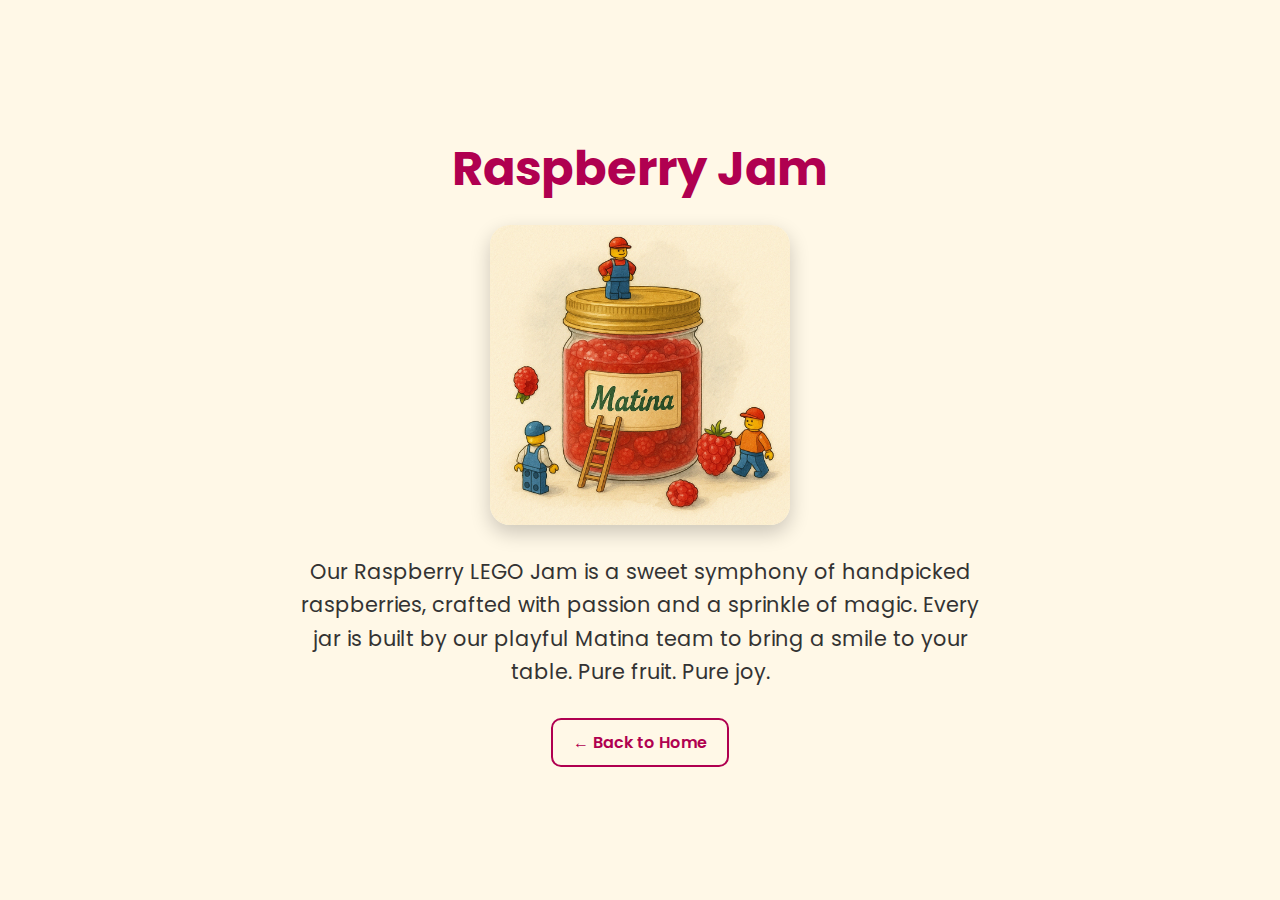
<file: jam1.html>
<!DOCTYPE html>
<html lang="en">
<head>
  <meta charset="UTF-8">
  <meta name="viewport" content="width=device-width, initial-scale=1.0">
  <title>Matina - Raspberry Jam</title>
  <link href="https://fonts.googleapis.com/css2?family=Poppins:wght@400;600;700&display=swap" rel="stylesheet">
  <style>
    * { margin: 0; padding: 0; box-sizing: border-box; }
    body { font-family: 'Poppins', sans-serif; background: #fff8e7; color: #333; }
    .container {
      padding: 50px 20px;
      display: flex;
      flex-direction: column;
      align-items: center;
      text-align: center;
      min-height: 100vh;
      justify-content: center;
    }
    h1 { font-size: 3rem; color: #b00050; margin-bottom: 20px; }
    img {
      width: 300px;
      height: auto;
      border-radius: 20px;
      box-shadow: 0 8px 20px rgba(0,0,0,0.2);
      margin-bottom: 30px;
    }
    p {
      max-width: 700px;
      font-size: 1.3rem;
      line-height: 1.6;
    }
    a {
      display: inline-block;
      margin-top: 30px;
      text-decoration: none;
      font-weight: 600;
      color: #b00050;
      border: 2px solid #b00050;
      padding: 10px 20px;
      border-radius: 10px;
      transition: 0.3s;
    }
    a:hover {
      background: #b00050;
      color: white;
    }
  </style>
</head>

<body>

<div class="container">
  <h1>Raspberry Jam</h1>
  <img src="images/1.png" alt="Raspberry Jam">
  <p>Our Raspberry LEGO Jam is a sweet symphony of handpicked raspberries, crafted with passion and a sprinkle of magic. Every jar is built by our playful Matina team to bring a smile to your table. Pure fruit. Pure joy.</p>
  <a href="index.html">← Back to Home</a>
</div>

</body>
</html>
</file>
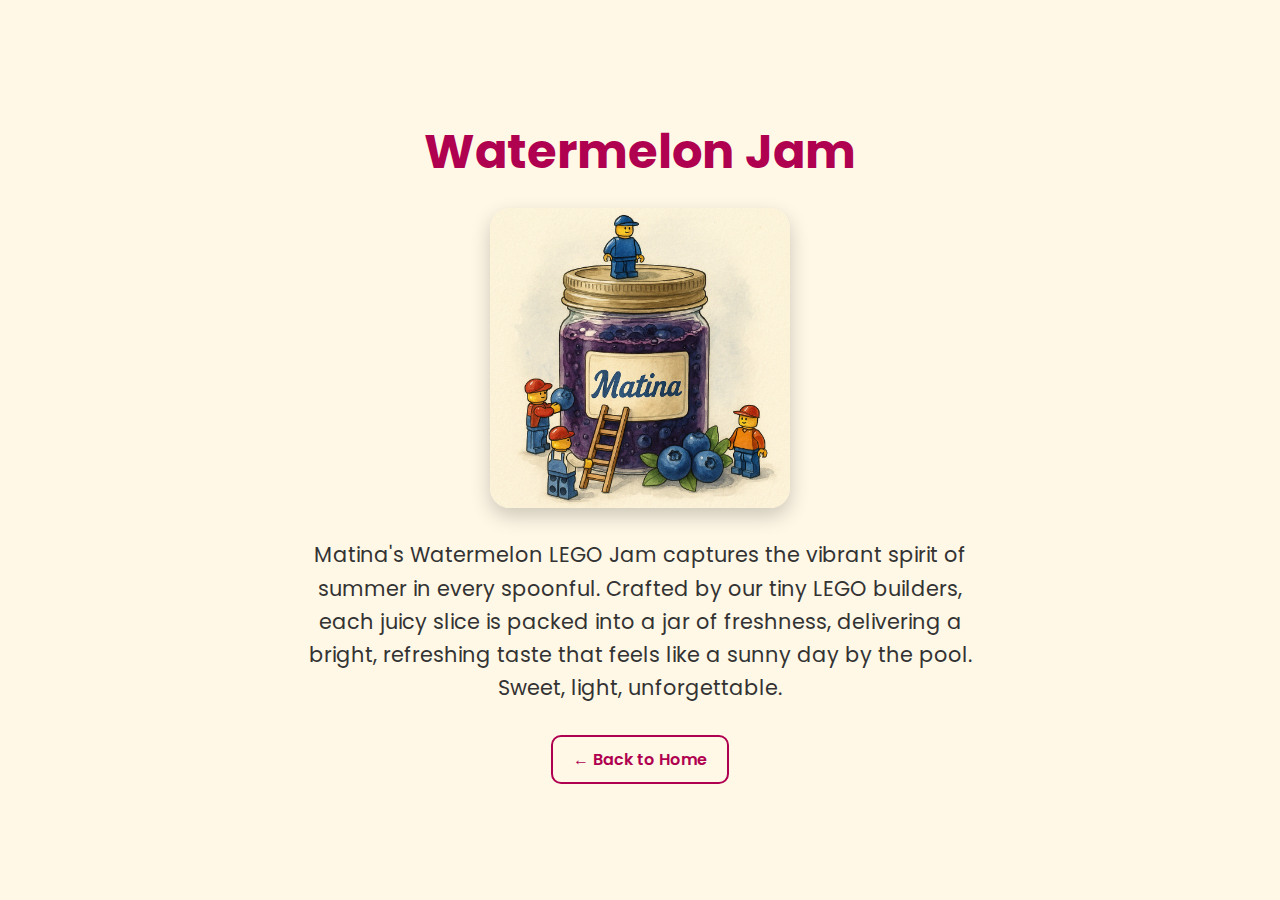
<file: jam2.html>
<!DOCTYPE html>
<html lang="en">
<head>
  <meta charset="UTF-8">
  <meta name="viewport" content="width=device-width, initial-scale=1.0">
  <title>Matina - Watermelon Jam</title>
  <link href="https://fonts.googleapis.com/css2?family=Poppins:wght@400;600;700&display=swap" rel="stylesheet">
  <style>
    * { margin: 0; padding: 0; box-sizing: border-box; }
    body { font-family: 'Poppins', sans-serif; background: #fff8e7; color: #333; }
    .container {
      padding: 50px 20px;
      display: flex;
      flex-direction: column;
      align-items: center;
      text-align: center;
      min-height: 100vh;
      justify-content: center;
    }
    h1 { font-size: 3rem; color: #b00050; margin-bottom: 20px; }
    img {
      width: 300px;
      height: auto;
      border-radius: 20px;
      box-shadow: 0 8px 20px rgba(0,0,0,0.2);
      margin-bottom: 30px;
    }
    p {
      max-width: 700px;
      font-size: 1.3rem;
      line-height: 1.6;
    }
    a {
      display: inline-block;
      margin-top: 30px;
      text-decoration: none;
      font-weight: 600;
      color: #b00050;
      border: 2px solid #b00050;
      padding: 10px 20px;
      border-radius: 10px;
      transition: 0.3s;
    }
    a:hover {
      background: #b00050;
      color: white;
    }
  </style>
</head>

<body>

<div class="container">
  <h1>Watermelon Jam</h1>
  <img src="images/2.png" alt="Watermelon Jam">
  <p>Matina's Watermelon LEGO Jam captures the vibrant spirit of summer in every spoonful.  
  Crafted by our tiny LEGO builders, each juicy slice is packed into a jar of freshness, delivering a bright, refreshing taste that feels like a sunny day by the pool. Sweet, light, unforgettable.</p>
  <a href="index.html">← Back to Home</a>
</div>

</body>
</html>
</file>
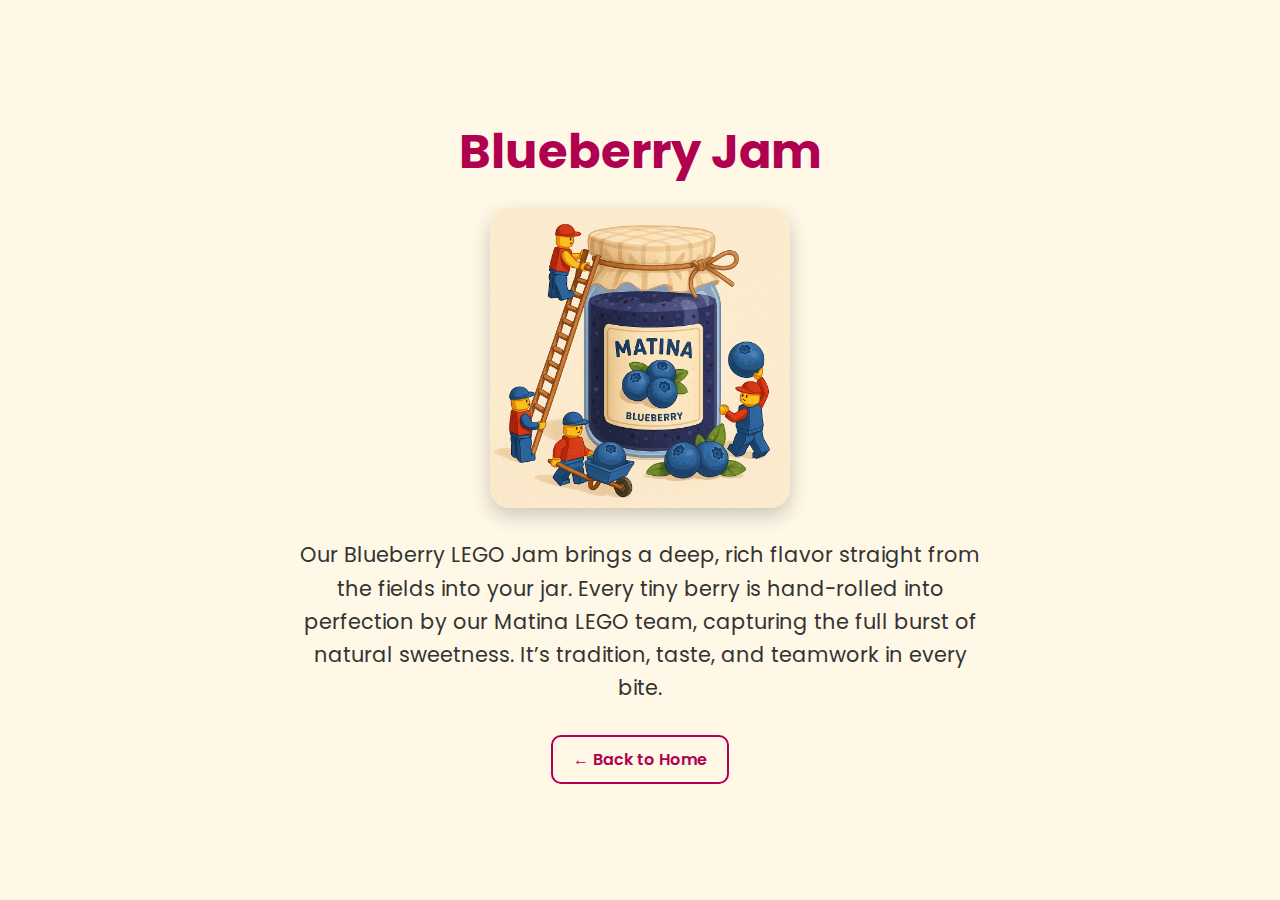
<file: jam3.html>
<!DOCTYPE html>
<html lang="en">
<head>
  <meta charset="UTF-8">
  <meta name="viewport" content="width=device-width, initial-scale=1.0">
  <title>Matina - Blueberry Jam</title>
  <link href="https://fonts.googleapis.com/css2?family=Poppins:wght@400;600;700&display=swap" rel="stylesheet">
  <style>
    * { margin: 0; padding: 0; box-sizing: border-box; }
    body { font-family: 'Poppins', sans-serif; background: #fff8e7; color: #333; }
    .container {
      padding: 50px 20px;
      display: flex;
      flex-direction: column;
      align-items: center;
      text-align: center;
      min-height: 100vh;
      justify-content: center;
    }
    h1 { font-size: 3rem; color: #b00050; margin-bottom: 20px; }
    img {
      width: 300px;
      height: auto;
      border-radius: 20px;
      box-shadow: 0 8px 20px rgba(0,0,0,0.2);
      margin-bottom: 30px;
    }
    p {
      max-width: 700px;
      font-size: 1.3rem;
      line-height: 1.6;
    }
    a {
      display: inline-block;
      margin-top: 30px;
      text-decoration: none;
      font-weight: 600;
      color: #b00050;
      border: 2px solid #b00050;
      padding: 10px 20px;
      border-radius: 10px;
      transition: 0.3s;
    }
    a:hover {
      background: #b00050;
      color: white;
    }
  </style>
</head>

<body>

<div class="container">
  <h1>Blueberry Jam</h1>
  <img src="images/3.png" alt="Blueberry Jam">
  <p>Our Blueberry LEGO Jam brings a deep, rich flavor straight from the fields into your jar.  
  Every tiny berry is hand-rolled into perfection by our Matina LEGO team, capturing the full burst of natural sweetness. It’s tradition, taste, and teamwork in every bite.</p>
  <a href="index.html">← Back to Home</a>
</div>

</body>
</html>
</file>
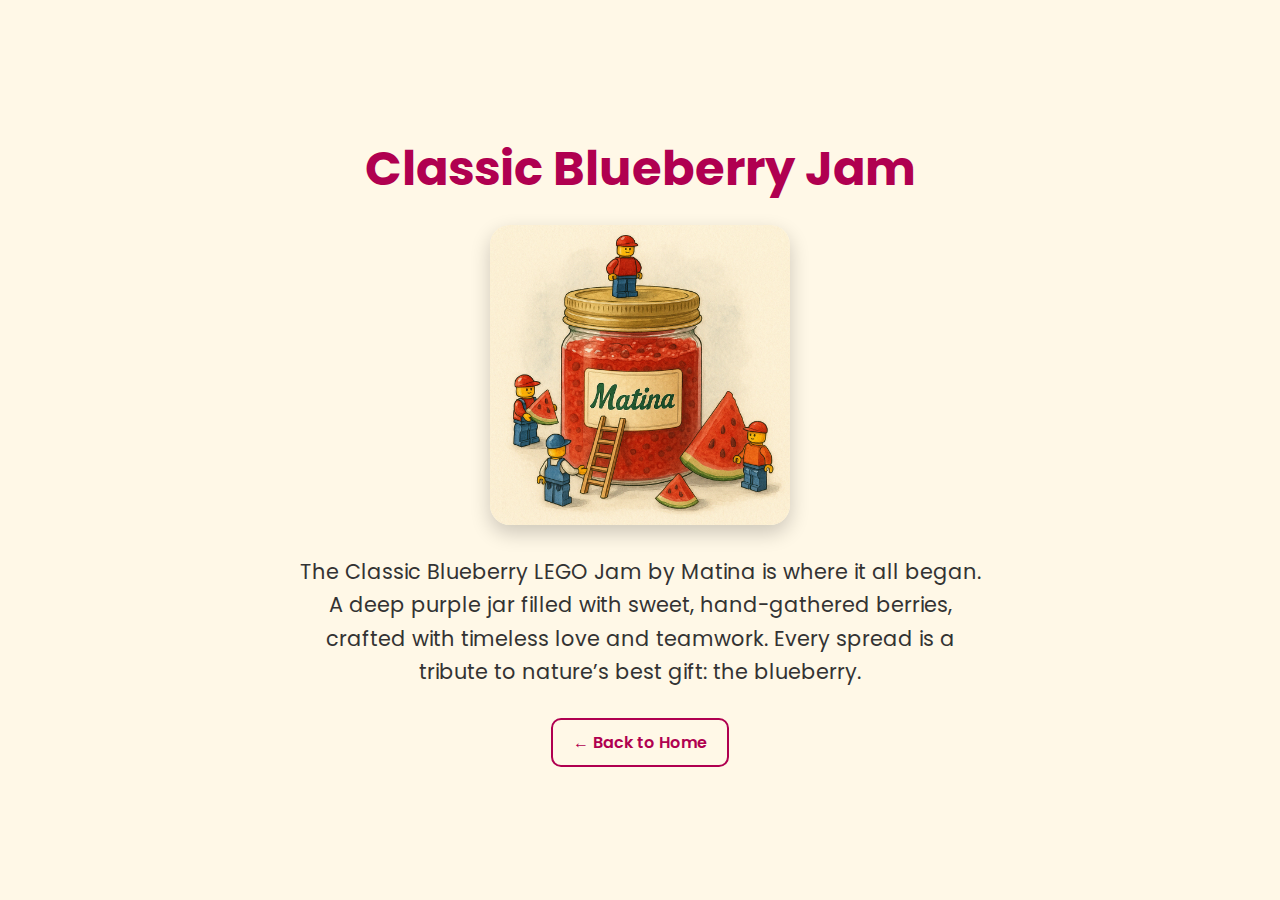
<file: jam4.html>
<!DOCTYPE html>
<html lang="en">
<head>
  <meta charset="UTF-8">
  <meta name="viewport" content="width=device-width, initial-scale=1.0">
  <title>Matina - Classic Blueberry Jam</title>
  <link href="https://fonts.googleapis.com/css2?family=Poppins:wght@400;600;700&display=swap" rel="stylesheet">
  <style>
    * { margin: 0; padding: 0; box-sizing: border-box; }
    body { font-family: 'Poppins', sans-serif; background: #fff8e7; color: #333; }
    .container {
      padding: 50px 20px;
      display: flex;
      flex-direction: column;
      align-items: center;
      text-align: center;
      min-height: 100vh;
      justify-content: center;
    }
    h1 { font-size: 3rem; color: #b00050; margin-bottom: 20px; }
    img {
      width: 300px;
      height: auto;
      border-radius: 20px;
      box-shadow: 0 8px 20px rgba(0,0,0,0.2);
      margin-bottom: 30px;
    }
    p {
      max-width: 700px;
      font-size: 1.3rem;
      line-height: 1.6;
    }
    a {
      display: inline-block;
      margin-top: 30px;
      text-decoration: none;
      font-weight: 600;
      color: #b00050;
      border: 2px solid #b00050;
      padding: 10px 20px;
      border-radius: 10px;
      transition: 0.3s;
    }
    a:hover {
      background: #b00050;
      color: white;
    }
  </style>
</head>

<body>

<div class="container">
  <h1>Classic Blueberry Jam</h1>
  <img src="images/4.png" alt="Classic Blueberry Jam">
  <p>The Classic Blueberry LEGO Jam by Matina is where it all began.  
  A deep purple jar filled with sweet, hand-gathered berries, crafted with timeless love and teamwork. Every spread is a tribute to nature’s best gift: the blueberry.</p>
  <a href="index.html">← Back to Home</a>
</div>

</body>
</html>
</file>
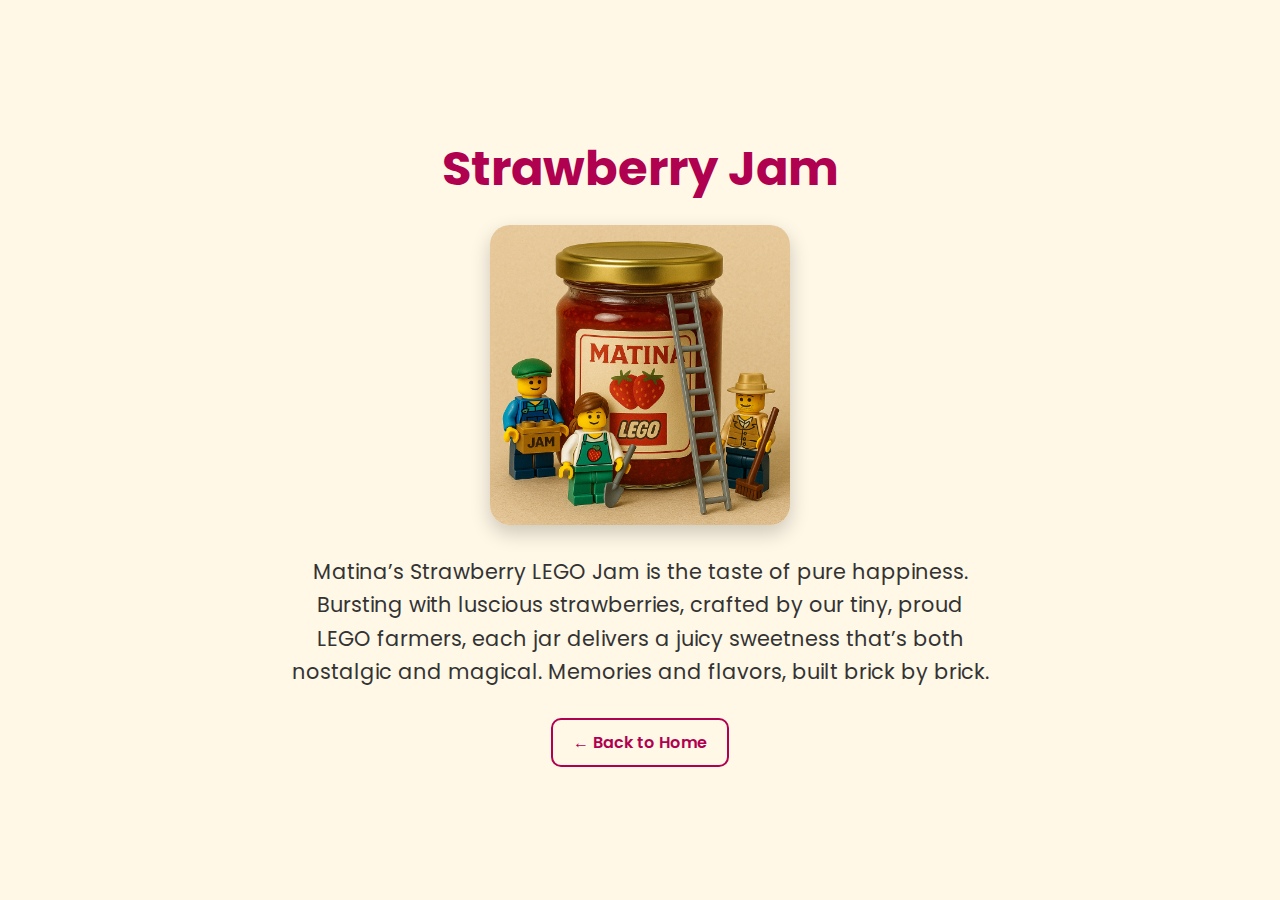
<file: jam5.html>
<!DOCTYPE html>
<html lang="en">
<head>
  <meta charset="UTF-8">
  <meta name="viewport" content="width=device-width, initial-scale=1.0">
  <title>Matina - Strawberry Jam</title>
  <link href="https://fonts.googleapis.com/css2?family=Poppins:wght@400;600;700&display=swap" rel="stylesheet">
  <style>
    * { margin: 0; padding: 0; box-sizing: border-box; }
    body { font-family: 'Poppins', sans-serif; background: #fff8e7; color: #333; }
    .container {
      padding: 50px 20px;
      display: flex;
      flex-direction: column;
      align-items: center;
      text-align: center;
      min-height: 100vh;
      justify-content: center;
    }
    h1 { font-size: 3rem; color: #b00050; margin-bottom: 20px; }
    img {
      width: 300px;
      height: auto;
      border-radius: 20px;
      box-shadow: 0 8px 20px rgba(0,0,0,0.2);
      margin-bottom: 30px;
    }
    p {
      max-width: 700px;
      font-size: 1.3rem;
      line-height: 1.6;
    }
    a {
      display: inline-block;
      margin-top: 30px;
      text-decoration: none;
      font-weight: 600;
      color: #b00050;
      border: 2px solid #b00050;
      padding: 10px 20px;
      border-radius: 10px;
      transition: 0.3s;
    }
    a:hover {
      background: #b00050;
      color: white;
    }
  </style>
</head>

<body>

<div class="container">
  <h1>Strawberry Jam</h1>
  <img src="images/5.png" alt="Strawberry Jam">
  <p>Matina’s Strawberry LEGO Jam is the taste of pure happiness.  
  Bursting with luscious strawberries, crafted by our tiny, proud LEGO farmers, each jar delivers a juicy sweetness that’s both nostalgic and magical. Memories and flavors, built brick by brick.</p>
  <a href="index.html">← Back to Home</a>
</div>

</body>
</html>
</file>
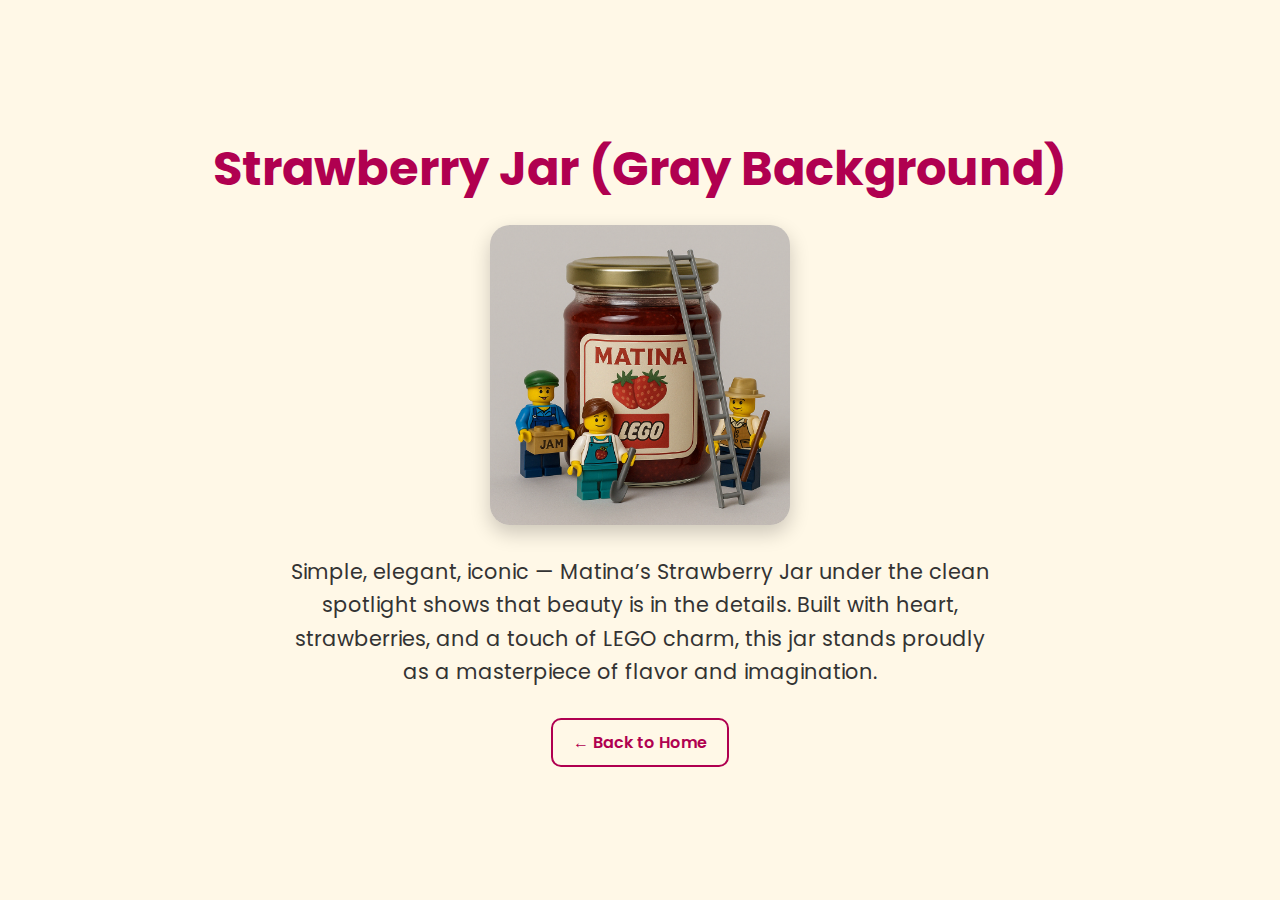
<file: jam6.html>
<!DOCTYPE html>
<html lang="en">
<head>
  <meta charset="UTF-8">
  <meta name="viewport" content="width=device-width, initial-scale=1.0">
  <title>Matina - Strawberry Jar (Gray Background)</title>
  <link href="https://fonts.googleapis.com/css2?family=Poppins:wght@400;600;700&display=swap" rel="stylesheet">
  <style>
    * { margin: 0; padding: 0; box-sizing: border-box; }
    body { font-family: 'Poppins', sans-serif; background: #fff8e7; color: #333; }
    .container {
      padding: 50px 20px;
      display: flex;
      flex-direction: column;
      align-items: center;
      text-align: center;
      min-height: 100vh;
      justify-content: center;
    }
    h1 { font-size: 3rem; color: #b00050; margin-bottom: 20px; }
    img {
      width: 300px;
      height: auto;
      border-radius: 20px;
      box-shadow: 0 8px 20px rgba(0,0,0,0.2);
      margin-bottom: 30px;
    }
    p {
      max-width: 700px;
      font-size: 1.3rem;
      line-height: 1.6;
    }
    a {
      display: inline-block;
      margin-top: 30px;
      text-decoration: none;
      font-weight: 600;
      color: #b00050;
      border: 2px solid #b00050;
      padding: 10px 20px;
      border-radius: 10px;
      transition: 0.3s;
    }
    a:hover {
      background: #b00050;
      color: white;
    }
  </style>
</head>

<body>

<div class="container">
  <h1>Strawberry Jar (Gray Background)</h1>
  <img src="images/6.png" alt="Strawberry Jar Gray">
  <p>Simple, elegant, iconic — Matina’s Strawberry Jar under the clean spotlight shows that beauty is in the details.  
  Built with heart, strawberries, and a touch of LEGO charm, this jar stands proudly as a masterpiece of flavor and imagination.</p>
  <a href="index.html">← Back to Home</a>
</div>

</body>
</html>
</file>
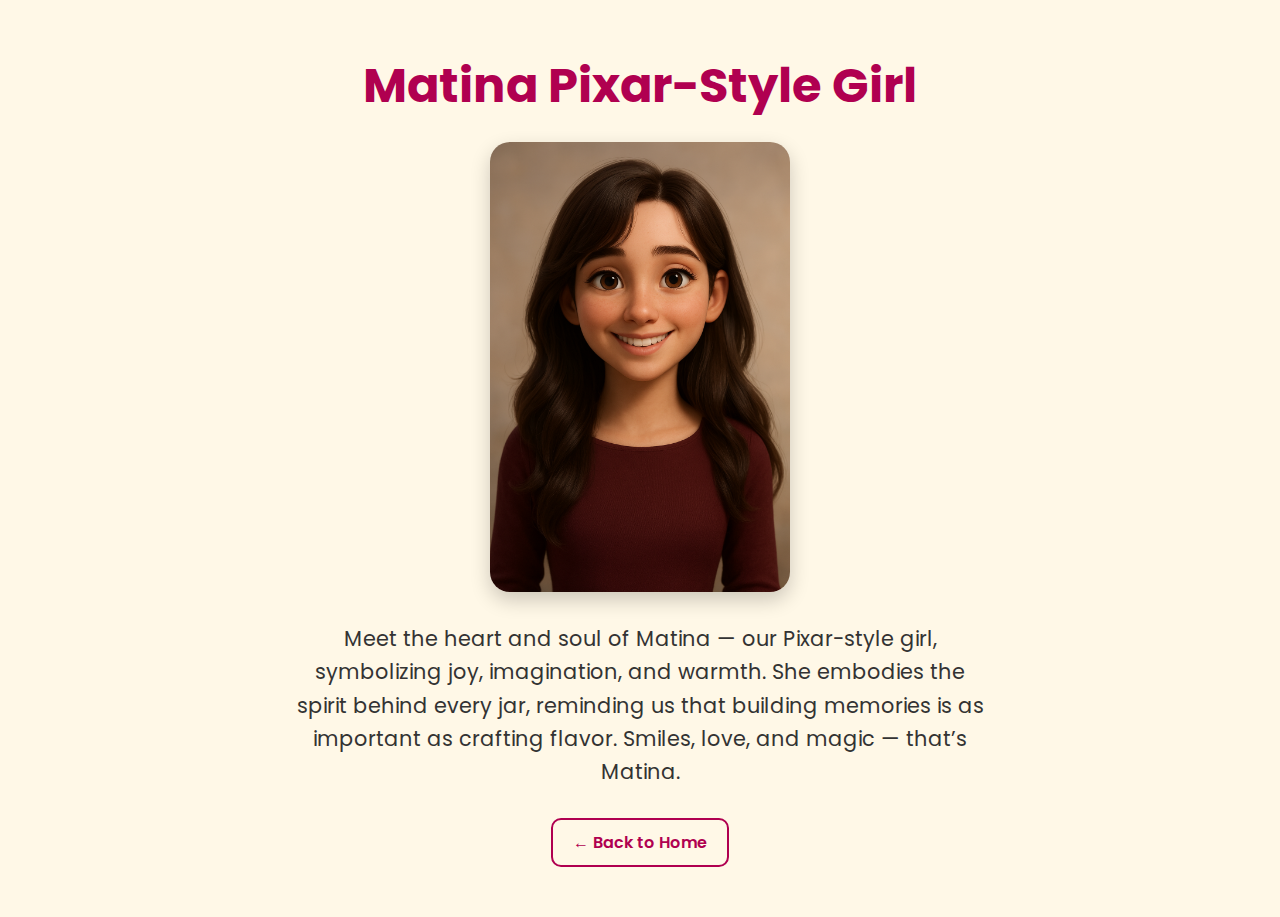
<file: jam7.html>
<!DOCTYPE html>
<html lang="en">
<head>
  <meta charset="UTF-8">
  <meta name="viewport" content="width=device-width, initial-scale=1.0">
  <title>Matina - Pixar-Style Girl</title>
  <link href="https://fonts.googleapis.com/css2?family=Poppins:wght@400;600;700&display=swap" rel="stylesheet">
  <style>
    * { margin: 0; padding: 0; box-sizing: border-box; }
    body { font-family: 'Poppins', sans-serif; background: #fff8e7; color: #333; }
    .container {
      padding: 50px 20px;
      display: flex;
      flex-direction: column;
      align-items: center;
      text-align: center;
      min-height: 100vh;
      justify-content: center;
    }
    h1 { font-size: 3rem; color: #b00050; margin-bottom: 20px; }
    img {
      width: 300px;
      height: auto;
      border-radius: 20px;
      box-shadow: 0 8px 20px rgba(0,0,0,0.2);
      margin-bottom: 30px;
    }
    p {
      max-width: 700px;
      font-size: 1.3rem;
      line-height: 1.6;
    }
    a {
      display: inline-block;
      margin-top: 30px;
      text-decoration: none;
      font-weight: 600;
      color: #b00050;
      border: 2px solid #b00050;
      padding: 10px 20px;
      border-radius: 10px;
      transition: 0.3s;
    }
    a:hover {
      background: #b00050;
      color: white;
    }
  </style>
</head>

<body>

<div class="container">
  <h1>Matina Pixar-Style Girl</h1>
  <img src="images/7.png" alt="Matina Pixar Girl">
  <p>Meet the heart and soul of Matina — our Pixar-style girl, symbolizing joy, imagination, and warmth.  
  She embodies the spirit behind every jar, reminding us that building memories is as important as crafting flavor. Smiles, love, and magic — that’s Matina.</p>
  <a href="index.html">← Back to Home</a>
</div>

</body>
</html>
</file>
